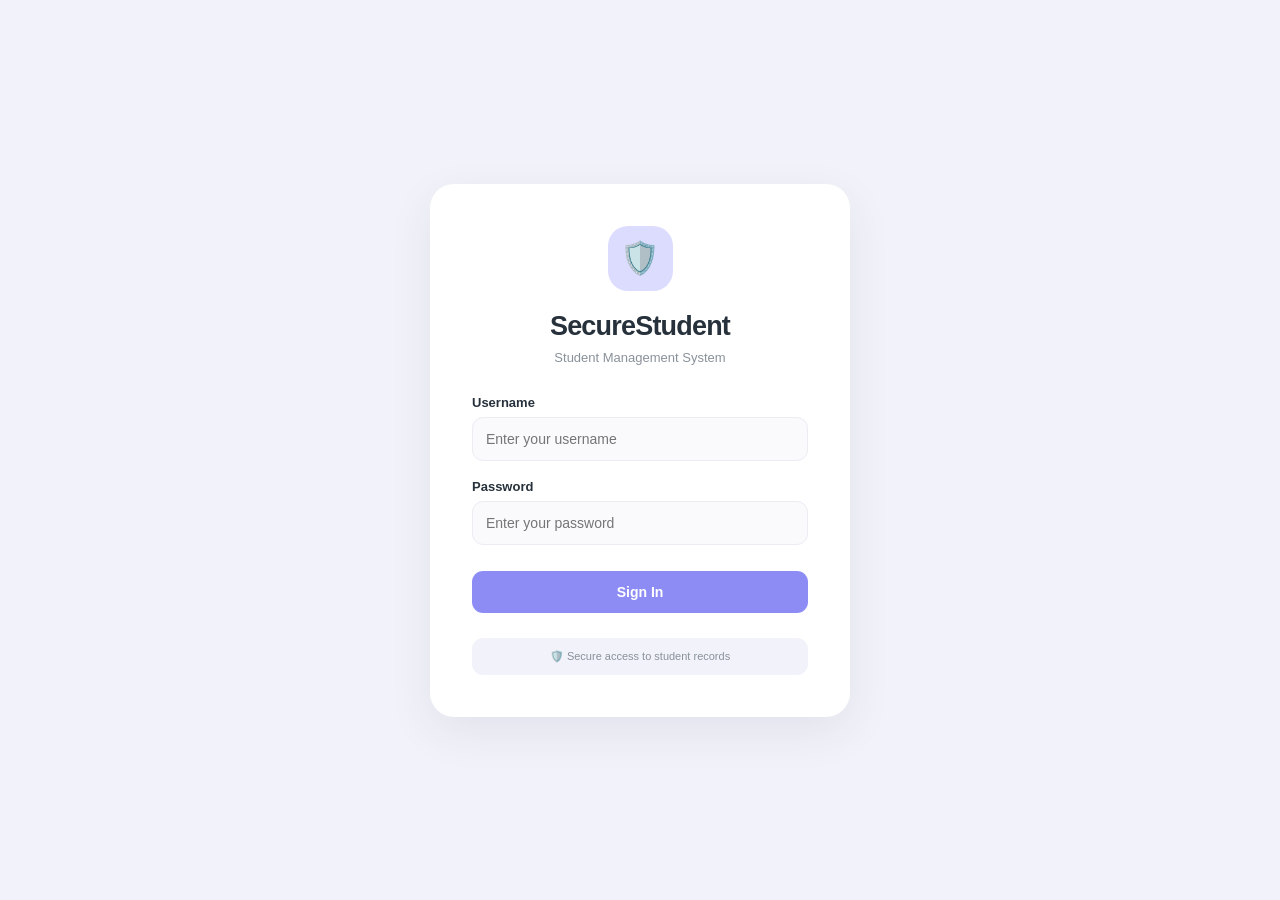
<file: Secure-Coding-Review/templates/login.html>
<!DOCTYPE html>
<html lang="en">

<head>

    <meta charset="UTF-8">

    <meta
        name="viewport"
        content="width=device-width, initial-scale=1.0"
    >

    <title>Login | SecureStudent</title>

    <style>

        body {
            margin: 0;
            min-height: 100vh;

            display: flex;
            align-items: center;
            justify-content: center;

            background: #f2f2fa;

            font-family:
                Inter,
                -apple-system,
                BlinkMacSystemFont,
                "Segoe UI",
                sans-serif;

            color: #26313b;
        }


        .login-container {
            width: 100%;
            max-width: 420px;
            padding: 20px;
        }


        .login-card {
            background: white;

            border-radius: 24px;

            padding: 42px;

            box-shadow:
                0 15px 45px rgba(50, 55, 80, 0.08);
        }


        .logo {
            display: flex;
            justify-content: center;
            margin-bottom: 20px;
        }


        .logo-icon {
            width: 65px;
            height: 65px;

            display: flex;
            align-items: center;
            justify-content: center;

            border-radius: 20px;

            background: #dcdcff;

            font-size: 32px;
        }


        h1 {
            text-align: center;
            margin: 0;

            font-size: 27px;
            letter-spacing: -0.8px;
        }


        .subtitle {
            text-align: center;

            color: #89919a;

            font-size: 13px;

            margin-top: 8px;
            margin-bottom: 30px;
        }


        .form-group {
            margin-bottom: 18px;
        }


        label {
            display: block;

            font-size: 13px;
            font-weight: 700;

            margin-bottom: 7px;
        }


        input {
            width: 100%;
            box-sizing: border-box;

            padding: 13px;

            border: 1px solid #ececf3;

            border-radius: 11px;

            outline: none;

            background: #fafafd;

            font-size: 14px;
        }


        input:focus {
            border-color: #8d8cf5;
            background: white;
        }


        button {
            width: 100%;

            border: none;

            border-radius: 11px;

            padding: 13px;

            background: #8d8cf5;

            color: white;

            font-size: 14px;

            font-weight: 700;

            cursor: pointer;

            margin-top: 8px;
        }


        button:hover {
            opacity: 0.88;
        }


        .security-note {
            margin-top: 25px;

            padding: 12px;

            border-radius: 11px;

            background: #f2f2fa;

            text-align: center;

            font-size: 11px;

            color: #89919a;
        }

    </style>

</head>


<body>

<div class="login-container">

    <div class="login-card">

        <div class="logo">

            <div class="logo-icon">
                🛡️
            </div>

        </div>


        <h1>
            SecureStudent
        </h1>


        <div class="subtitle">
            Student Management System
        </div>


        <form method="POST">

            <input type="hidden" name="csrf_token" value="{{ csrf_token() }}">

            <div class="form-group">

                <label for="username">
                    Username
                </label>

                <input
                    type="text"
                    id="username"
                    name="username"
                    placeholder="Enter your username"
                    required
                >

            </div>


            <div class="form-group">

                <label for="password">
                    Password
                </label>

                <input
                    type="password"
                    id="password"
                    name="password"
                    placeholder="Enter your password"
                    required
                >

            </div>


            <button type="submit">
                Sign In
            </button>

        </form>


        <div class="security-note">
            🛡️ Secure access to student records
        </div>

    </div>

</div>

</body>

</html>
</file>
